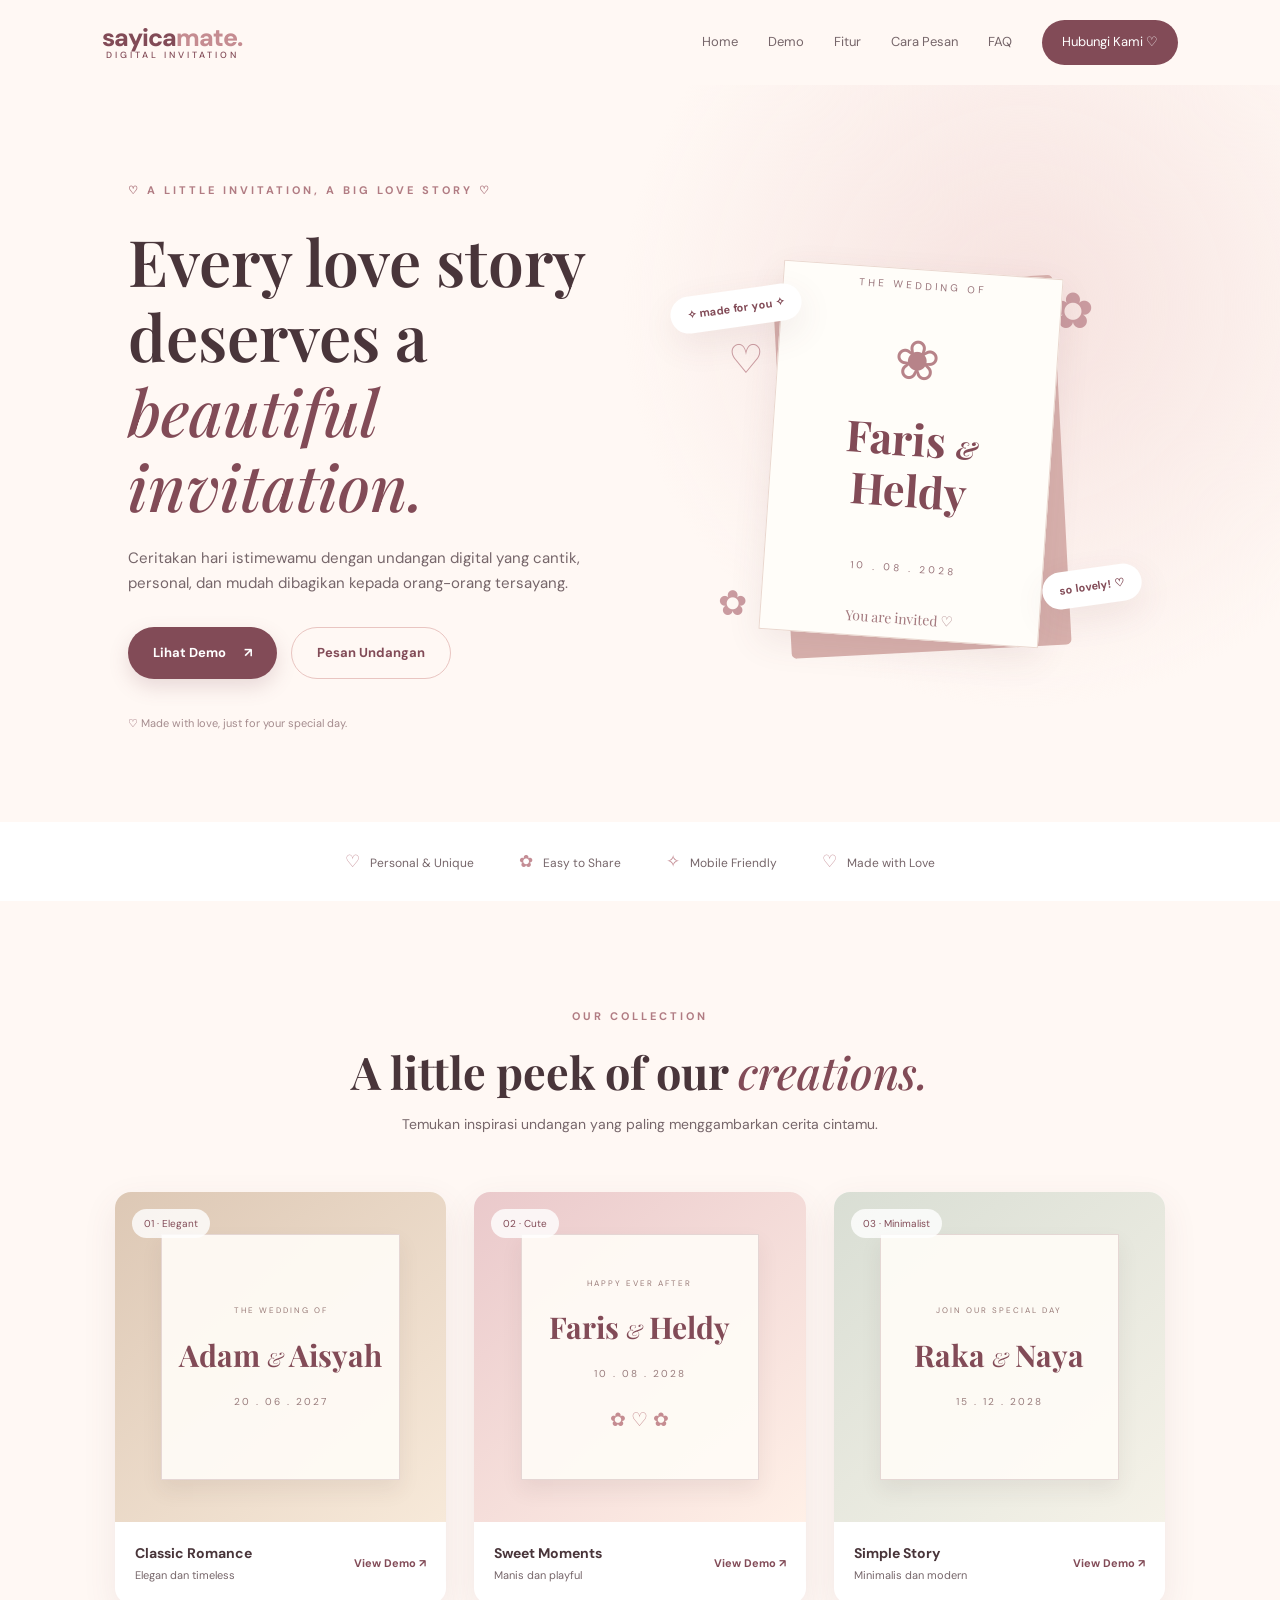
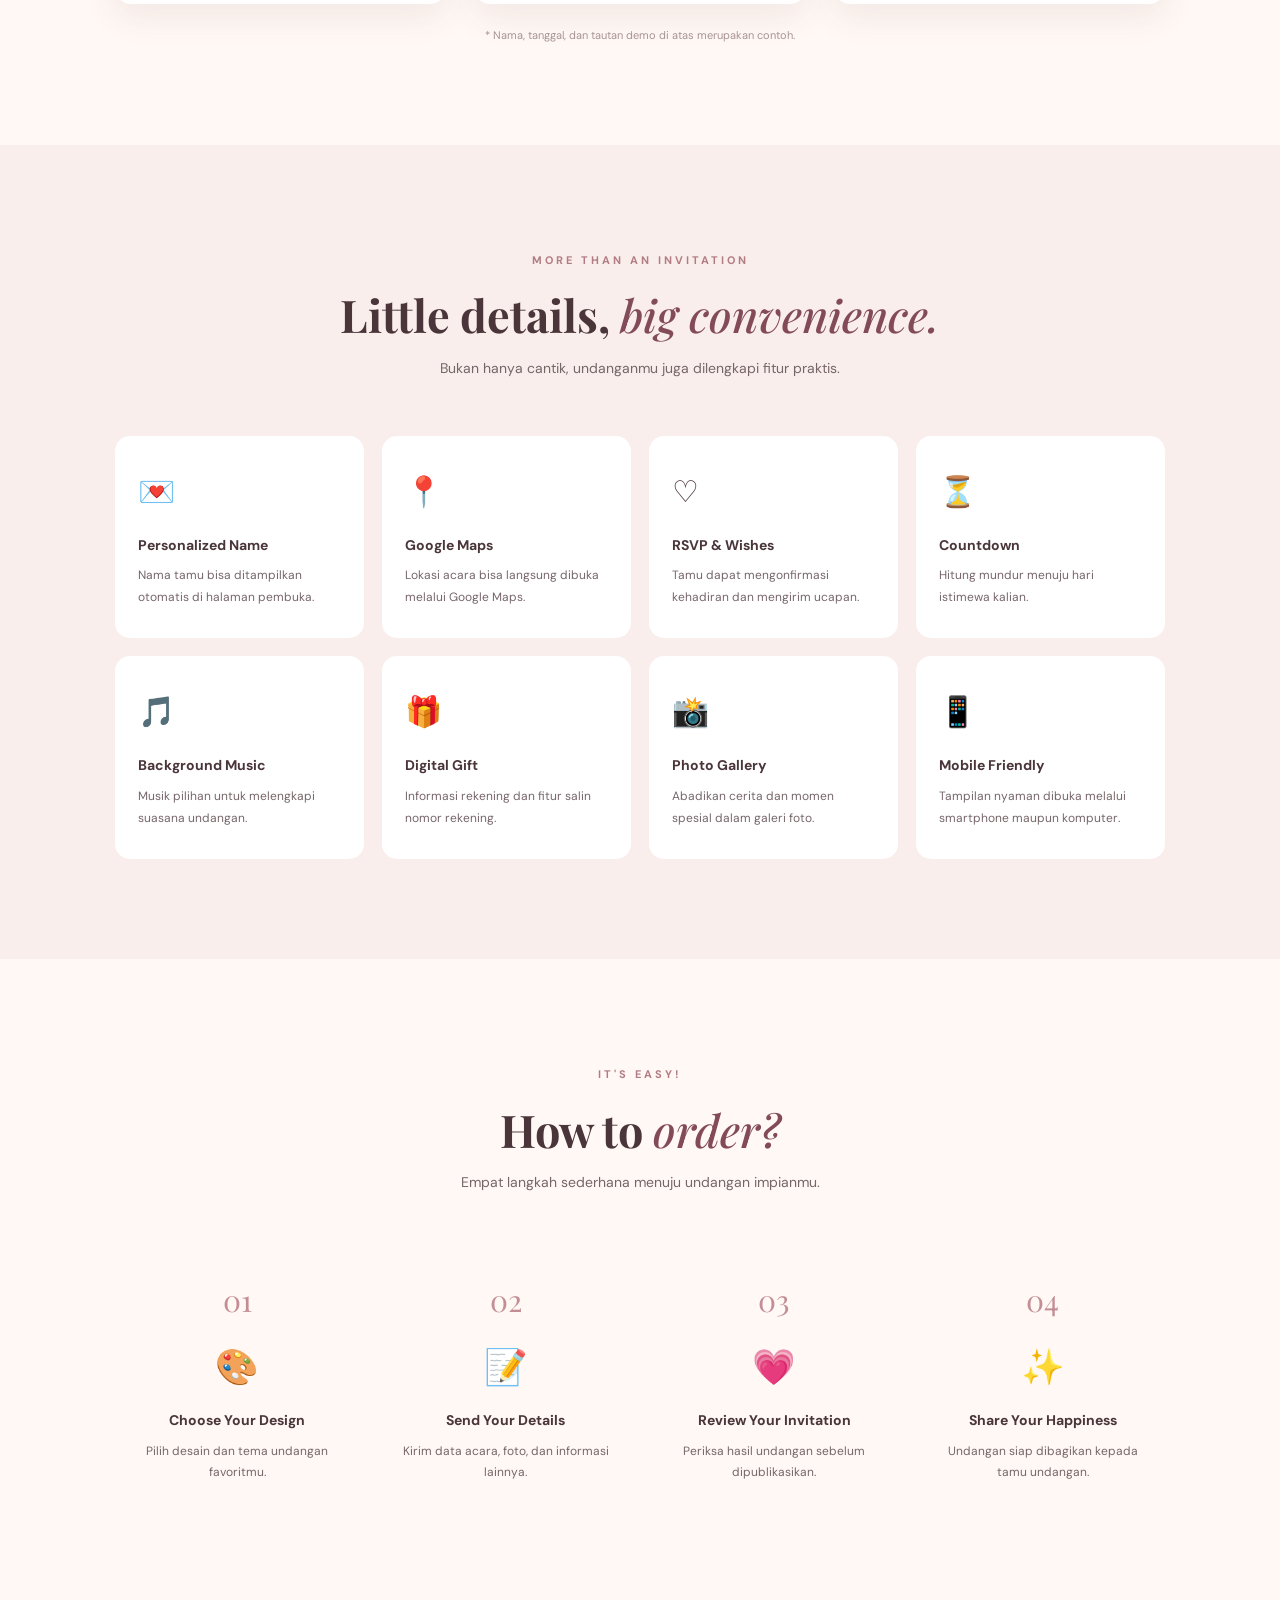
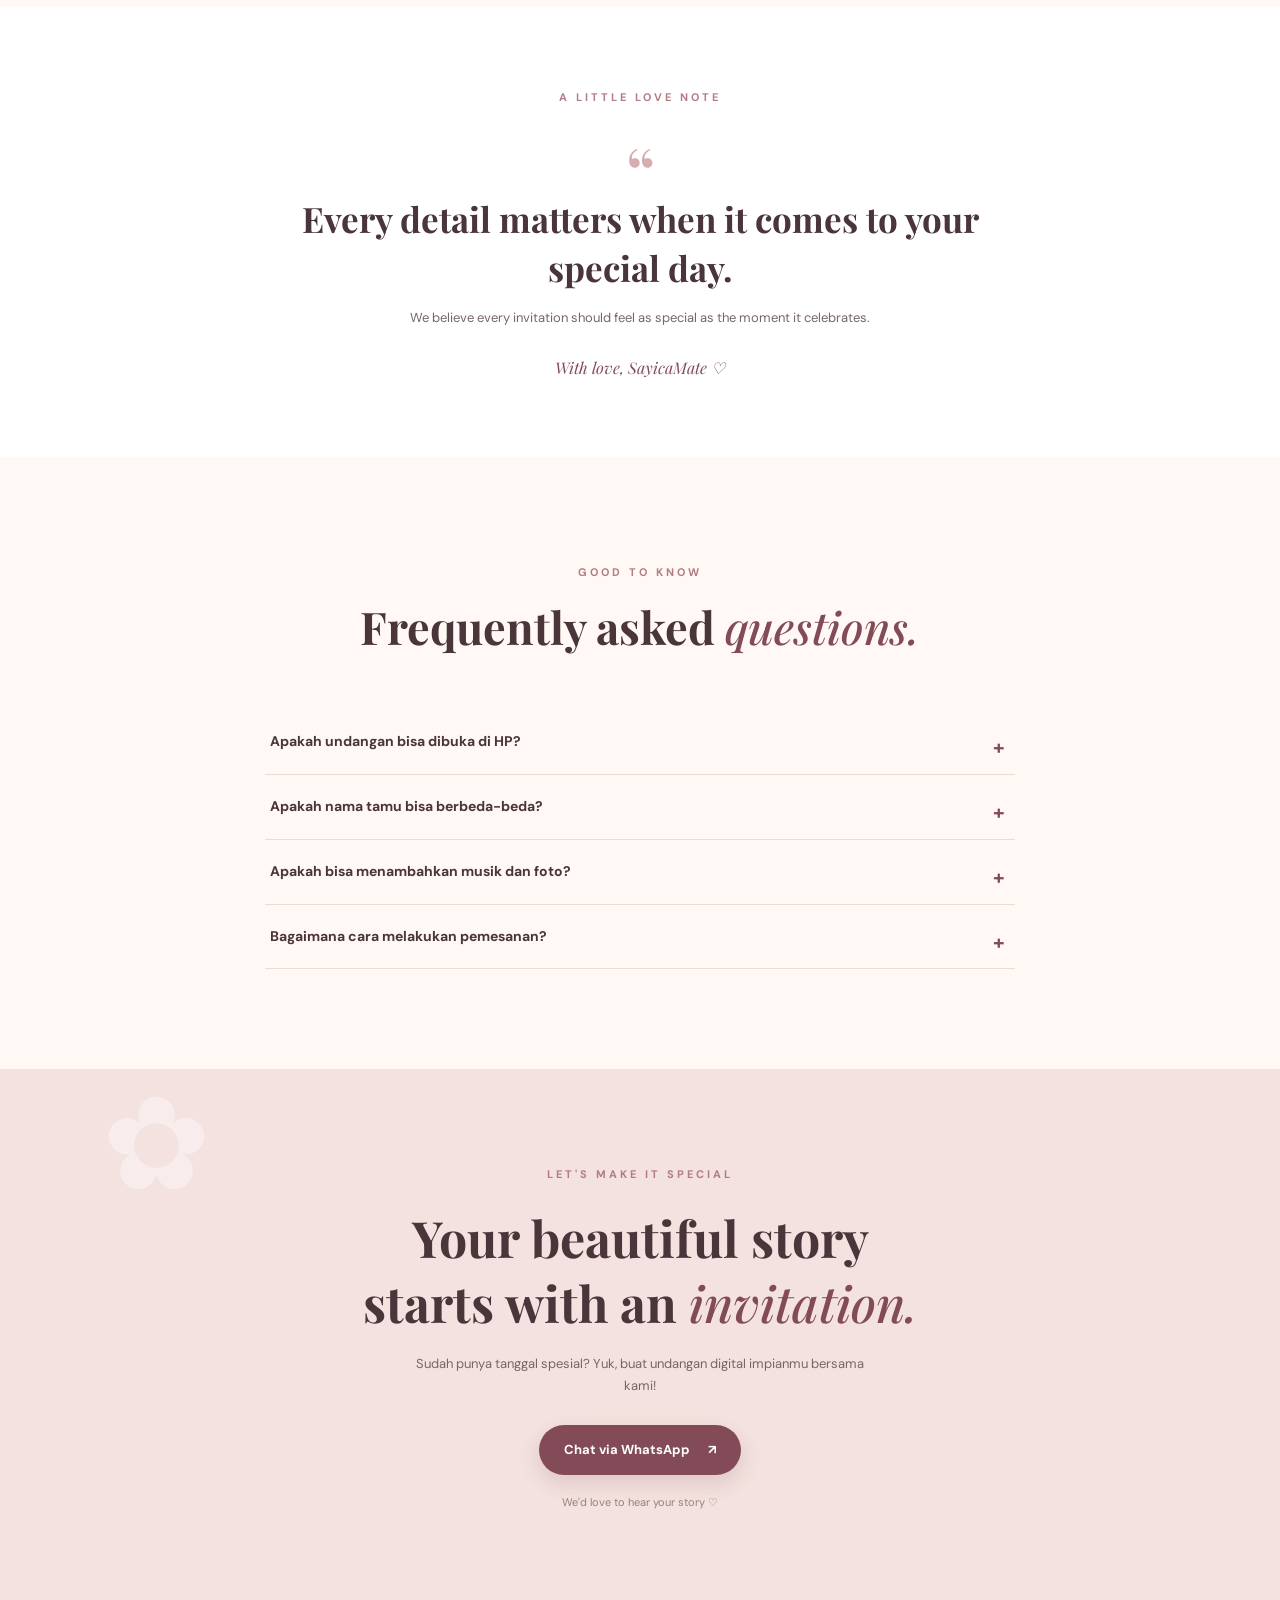
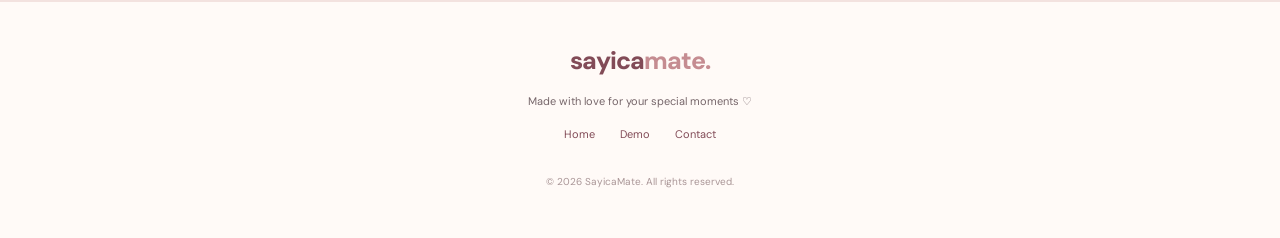
<file: index.html>
<!DOCTYPE html>
<html lang="id">
<head>
  <meta charset="UTF-8">
  <meta name="viewport" content="width=device-width, initial-scale=1.0">
  <meta name="theme-color" content="#fff8f4">
  <title>SayicaMate — Digital Invitation</title>
  <meta name="description" content="Undangan digital cantik, praktis, dan personal untuk hari istimewamu.">
  <link rel="preconnect" href="https://fonts.googleapis.com">
  <link href="https://fonts.googleapis.com/css2?family=DM+Sans:wght@400;500;600;700;800&family=Playfair+Display:wght@500;600;700&display=swap" rel="stylesheet">
  <link rel="stylesheet" href="style.css">
</head>
<body>

  <!-- NAVBAR -->
  <header class="navbar">
    <a href="#" class="logo">sayica<span>mate.</span><small>digital invitation</small></a>

    <button class="menu-toggle" id="menuToggle" aria-label="Buka menu">☰</button>

    <nav id="navMenu">
      <a href="#home">Home</a>
      <a href="#demo">Demo</a>
      <a href="#features">Fitur</a>
      <a href="#steps">Cara Pesan</a>
      <a href="#faq">FAQ</a>
      <a href="#contact" class="nav-button">Hubungi Kami ♡</a>
    </nav>
  </header>

  <main>

    <!-- HERO -->
    <section class="hero" id="home">
      <div class="hero-content">
        <span class="eyebrow">♡ A little invitation, a big love story ♡</span>
        <h1>Every love story deserves a <em>beautiful invitation.</em></h1>
        <p>
          Ceritakan hari istimewamu dengan undangan digital
          yang cantik, personal, dan mudah dibagikan kepada
          orang-orang tersayang.
        </p>

        <div class="hero-buttons">
          <a href="#demo" class="btn-primary">Lihat Demo <span>↗</span></a>
          <a href="#contact" class="btn-secondary">Pesan Undangan</a>
        </div>

        <div class="hero-note">
          <span>♡</span> Made with love, just for your special day.
        </div>
      </div>

      <div class="hero-visual">
        <div class="floating flower flower-one">✿</div>
        <div class="floating flower flower-two">✿</div>
        <div class="floating heart">♡</div>

        <div class="invite-stack">
          <div class="invite-back"></div>
          <div class="invite-card">
            <span class="invite-label">THE WEDDING OF</span>
            <div class="invite-flower">❀</div>
            <h2>Faris <span>&</span><br>Heldy</h2>
            <div class="invite-line"></div>
            <p>10 . 08 . 2028</p>
            <span class="invite-bottom">You are invited ♡</span>
          </div>
        </div>

        <div class="sticker sticker-one">so lovely! ♡</div>
        <div class="sticker sticker-two">✧ made for you ✧</div>
      </div>
    </section>

    <!-- TRUST STRIP -->
    <section class="trust-strip">
      <div><span>♡</span> Personal & Unique</div>
      <div><span>✿</span> Easy to Share</div>
      <div><span>✧</span> Mobile Friendly</div>
      <div><span>♡</span> Made with Love</div>
    </section>

    <!-- DEMO -->
    <section class="section demo-section" id="demo">
      <div class="section-heading">
        <span class="eyebrow">OUR COLLECTION</span>
        <h2>A little peek of our <em>creations.</em></h2>
        <p>Temukan inspirasi undangan yang paling menggambarkan cerita cintamu.</p>
      </div>

      <div class="demo-grid">
        <article class="demo-card">
          <div class="demo-image demo-elegant">
            <span class="demo-tag">01 · Elegant</span>
            <div class="demo-cover">
              <small>THE WEDDING OF</small>
              <h3>Adam <i>&</i> Aisyah</h3>
              <span>20 . 06 . 2027</span>
            </div>
          </div>
          <div class="demo-info">
            <div>
              <h3>Classic Romance</h3>
              <p>Elegan dan timeless</p>
            </div>
            <a href="demo-elegant" target="_blank" class="demo-link">View Demo ↗</a>
          </div>
        </article>

        <article class="demo-card">
          <div class="demo-image demo-cute">
            <span class="demo-tag">02 · Cute</span>
            <div class="demo-cover">
              <small>HAPPY EVER AFTER</small>
              <h3>Faris <i>&</i> Heldy</h3>
              <span>10 . 08 . 2028</span>
              <div class="mini-flower">✿ ♡ ✿</div>
            </div>
          </div>
          <div class="demo-info">
            <div>
              <h3>Sweet Moments</h3>
              <p>Manis dan playful</p>
            </div>
            <a href="demo-cute" target="_blank" class="demo-link">View Demo ↗</a>
          </div>
        </article>

        <article class="demo-card">
          <div class="demo-image demo-minimal">
            <span class="demo-tag">03 · Minimalist</span>
            <div class="demo-cover">
              <small>JOIN OUR SPECIAL DAY</small>
              <h3>Raka <i>&</i> Naya</h3>
              <span>15 . 12 . 2028</span>
            </div>
          </div>
          <div class="demo-info">
            <div>
              <h3>Simple Story</h3>
              <p>Minimalis dan modern</p>
            </div>
            <a href="demo-minimalist" target="_blank" class="demo-link">View Demo ↗</a>
          </div>
        </article>
      </div>

      <p class="demo-caption">* Nama, tanggal, dan tautan demo di atas merupakan contoh.</p>
    </section>

    <!-- FEATURES -->
    <section class="section features-section" id="features">
      <div class="section-heading">
        <span class="eyebrow">MORE THAN AN INVITATION</span>
        <h2>Little details, <em>big convenience.</em></h2>
        <p>Bukan hanya cantik, undanganmu juga dilengkapi fitur praktis.</p>
      </div>

      <div class="features-grid">
        <div class="feature-card">
          <span class="feature-icon">💌</span>
          <h3>Personalized Name</h3>
          <p>Nama tamu bisa ditampilkan otomatis di halaman pembuka.</p>
        </div>
        <div class="feature-card">
          <span class="feature-icon">📍</span>
          <h3>Google Maps</h3>
          <p>Lokasi acara bisa langsung dibuka melalui Google Maps.</p>
        </div>
        <div class="feature-card">
          <span class="feature-icon">♡</span>
          <h3>RSVP & Wishes</h3>
          <p>Tamu dapat mengonfirmasi kehadiran dan mengirim ucapan.</p>
        </div>
        <div class="feature-card">
          <span class="feature-icon">⏳</span>
          <h3>Countdown</h3>
          <p>Hitung mundur menuju hari istimewa kalian.</p>
        </div>
        <div class="feature-card">
          <span class="feature-icon">🎵</span>
          <h3>Background Music</h3>
          <p>Musik pilihan untuk melengkapi suasana undangan.</p>
        </div>
        <div class="feature-card">
          <span class="feature-icon">🎁</span>
          <h3>Digital Gift</h3>
          <p>Informasi rekening dan fitur salin nomor rekening.</p>
        </div>
        <div class="feature-card">
          <span class="feature-icon">📸</span>
          <h3>Photo Gallery</h3>
          <p>Abadikan cerita dan momen spesial dalam galeri foto.</p>
        </div>
        <div class="feature-card">
          <span class="feature-icon">📱</span>
          <h3>Mobile Friendly</h3>
          <p>Tampilan nyaman dibuka melalui smartphone maupun komputer.</p>
        </div>
      </div>
    </section>

    <!-- HOW TO ORDER -->
    <section class="section steps-section" id="steps">
      <div class="section-heading">
        <span class="eyebrow">IT'S EASY!</span>
        <h2>How to <em>order?</em></h2>
        <p>Empat langkah sederhana menuju undangan impianmu.</p>
      </div>

      <div class="steps-grid">
        <div class="step">
          <span>01</span>
          <div class="step-icon">🎨</div>
          <h3>Choose Your Design</h3>
          <p>Pilih desain dan tema undangan favoritmu.</p>
        </div>
        <div class="step">
          <span>02</span>
          <div class="step-icon">📝</div>
          <h3>Send Your Details</h3>
          <p>Kirim data acara, foto, dan informasi lainnya.</p>
        </div>
        <div class="step">
          <span>03</span>
          <div class="step-icon">💗</div>
          <h3>Review Your Invitation</h3>
          <p>Periksa hasil undangan sebelum dipublikasikan.</p>
        </div>
        <div class="step">
          <span>04</span>
          <div class="step-icon">✨</div>
          <h3>Share Your Happiness</h3>
          <p>Undangan siap dibagikan kepada tamu undangan.</p>
        </div>
      </div>
    </section>

    <!-- TESTIMONIAL -->
    <section class="section testimonial-section">
      <div class="testimonial-box">
        <span class="eyebrow">A LITTLE LOVE NOTE</span>
        <div class="quote-icon">“</div>
        <h2>Every detail matters when it comes to your special day.</h2>
        <p>We believe every invitation should feel as special as the moment it celebrates.</p>
        <span class="signature">With love, SayicaMate ♡</span>
      </div>
    </section>

    <!-- FAQ -->
    <section class="section faq-section" id="faq">
      <div class="section-heading">
        <span class="eyebrow">GOOD TO KNOW</span>
        <h2>Frequently asked <em>questions.</em></h2>
      </div>

      <div class="faq-list">
        <details>
          <summary>Apakah undangan bisa dibuka di HP?</summary>
          <p>Ya! Website undangan dirancang responsif sehingga nyaman dibuka melalui smartphone, tablet, dan komputer.</p>
        </details>
        <details>
          <summary>Apakah nama tamu bisa berbeda-beda?</summary>
          <p>Bisa. Link undangan dapat menggunakan parameter nama tamu sehingga setiap penerima memperoleh sapaan personal.</p>
        </details>
        <details>
          <summary>Apakah bisa menambahkan musik dan foto?</summary>
          <p>Bisa. Undangan dapat dilengkapi musik, galeri foto, countdown, lokasi, dan fitur lainnya.</p>
        </details>
        <details>
          <summary>Bagaimana cara melakukan pemesanan?</summary>
          <p>Hubungi kami melalui WhatsApp, pilih desain, lalu kirimkan informasi acara yang diperlukan.</p>
        </details>
      </div>
    </section>

    <!-- CONTACT CTA -->
    <section class="contact-section" id="contact">
      <div class="contact-decoration">✿</div>
      <span class="eyebrow">LET'S MAKE IT SPECIAL</span>
      <h2>Your beautiful story<br>starts with an <em>invitation.</em></h2>
      <p>Sudah punya tanggal spesial? Yuk, buat undangan digital impianmu bersama kami!</p>

      <a class="btn-whatsapp" id="contactButton" href="#" target="_blank" rel="noopener">
        Chat via WhatsApp <span>↗</span>
      </a>
      <small>We'd love to hear your story ♡</small>
    </section>

  </main>

  <!-- FOOTER -->
  <footer class="footer">
    <a href="#" class="logo">sayica<span>mate.</span></a>
    <p>Made with love for your special moments ♡</p>
    <div class="footer-links">
      <a href="#home">Home</a>
      <a href="#demo">Demo</a>
      <a href="#contact">Contact</a>
    </div>
    <small>© 2026 SayicaMate. All rights reserved.</small>
  </footer>

  <script src="script.js"></script>
</body>
</html>
</file>
<file: style.css>
/* =========================
   SAYICAMATE - MAIN STYLE
========================= */

:root {
  --cream: #fff8f4;
  --pink: #f8e6e3;
  --pink-dark: #e9c5c1;
  --maroon: #824b57;
  --dark: #49353a;
  --text: #76666a;
  --white: #ffffff;
  --shadow: 0 12px 35px rgba(111, 69, 76, .09);
}

* {
  margin: 0;
  padding: 0;
  box-sizing: border-box;
  scroll-behavior: smooth;
}

body {
  font-family: 'DM Sans', sans-serif;
  background: var(--cream);
  color: var(--dark);
  line-height: 1.7;
}

a {
  text-decoration: none;
  color: inherit;
}

button {
  font-family: inherit;
}

.navbar {
  height: 85px;
  padding: 0 8%;
  display: flex;
  align-items: center;
  justify-content: space-between;
  background: rgba(255, 248, 244, .94);
  position: sticky;
  top: 0;
  z-index: 100;
  backdrop-filter: blur(12px);
}

.logo {
  font-size: 25px;
  font-weight: 800;
  color: var(--maroon);
  letter-spacing: -1px;
  line-height: 1.1;
}

.logo span {
  color: #c58c91;
}

.logo small {
  display: block;
  font-size: 9px;
  letter-spacing: 3px;
  text-transform: uppercase;
  font-weight: 500;
  text-align: center;
}

.navbar nav {
  display: flex;
  align-items: center;
  gap: 30px;
  font-size: 13px;
  color: var(--text);
}

.navbar nav a:hover {
  color: var(--maroon);
}

.navbar nav .nav-button {
  padding: 11px 20px;
  border-radius: 30px;
  color: white;
  background: var(--maroon);
}

.menu-toggle {
  display: none;
  border: 0;
  background: transparent;
  font-size: 25px;
  color: var(--maroon);
  cursor: pointer;
}

/* HERO */

.hero {
  min-height: 620px;
  padding: 90px 10%;
  display: grid;
  grid-template-columns: 1fr 1fr;
  align-items: center;
  gap: 60px;
  overflow: hidden;
  background:
    radial-gradient(circle at 80% 30%, #f6e2df 0, transparent 35%),
    var(--cream);
}

.eyebrow {
  color: #b17c83;
  font-size: 11px;
  font-weight: 700;
  letter-spacing: 3px;
  text-transform: uppercase;
}

.hero h1 {
  font-family: 'Playfair Display', serif;
  font-size: clamp(42px, 5vw, 66px);
  line-height: 1.17;
  font-weight: 600;
  margin: 22px 0;
  color: var(--dark);
}

h1 em, h2 em {
  color: var(--maroon);
  font-weight: 500;
}

.hero-content > p {
  color: var(--text);
  font-size: 15px;
  max-width: 480px;
  margin-bottom: 30px;
}

.hero-buttons {
  display: flex;
  flex-wrap: wrap;
  gap: 14px;
}

.btn-primary, .btn-secondary, .btn-whatsapp {
  display: inline-flex;
  align-items: center;
  justify-content: center;
  gap: 18px;
  padding: 14px 25px;
  border-radius: 40px;
  font-size: 13px;
  font-weight: 700;
  transition: .3s;
}

.btn-primary, .btn-whatsapp {
  background: var(--maroon);
  color: white;
  box-shadow: 0 8px 20px rgba(130, 75, 87, .18);
}

.btn-secondary {
  border: 1px solid var(--pink-dark);
  color: var(--maroon);
}

.btn-primary:hover, .btn-whatsapp:hover {
  transform: translateY(-4px);
  background: #653944;
}

.btn-secondary:hover {
  background: var(--pink);
}

.hero-note {
  margin-top: 35px;
  font-size: 11px;
  color: #a58c8e;
}

.hero-note span {
  color: var(--maroon);
}

/* HERO MOCKUP */

.hero-visual {
  min-height: 430px;
  position: relative;
  display: grid;
  place-items: center;
}

.invite-stack {
  width: 280px;
  height: 370px;
  position: relative;
  transform: rotate(4deg);
}

.invite-back {
  position: absolute;
  inset: 12px -12px -12px 12px;
  background: #d8b1ad;
  border-radius: 5px;
  transform: rotate(-7deg);
}

.invite-card {
  position: absolute;
  inset: 0;
  background: #fffdf9;
  border: 1px solid #ead7cf;
  box-shadow: var(--shadow);
  display: flex;
  flex-direction: column;
  align-items: center;
  justify-content: center;
  text-align: center;
  padding: 25px;
}

.invite-label, .invite-card p {
  font-size: 10px;
  letter-spacing: 3px;
  color: #98747a;
}

.invite-flower {
  font-size: 55px;
  color: #b78389;
  margin: 20px 0 5px;
}

.invite-card h2 {
  font-family: 'Playfair Display', serif;
  font-size: 43px;
  line-height: 1.2;
  color: var(--maroon);
}

.invite-card h2 span {
  font-size: 25px;
  font-style: italic;
}

.invite-line {
  width: 60px;
  height: 1px;
  background: #d9b6ae;
  margin: 22px 0;
}

.invite-bottom {
  margin-top: 30px;
  font-family: 'Playfair Display', serif;
  font-size: 14px;
  color: #a47a7f;
}

.floating {
  position: absolute;
  color: #ca9ba0;
  animation: float 4s ease-in-out infinite;
}

.flower {
  font-size: 50px;
}

.flower-one {
  top: 30px;
  right: 12%;
}

.flower-two {
  bottom: 35px;
  left: 10%;
  font-size: 35px;
}

.heart {
  top: 20%;
  left: 12%;
  font-size: 40px;
}

.sticker {
  position: absolute;
  background: white;
  border-radius: 30px;
  padding: 9px 17px;
  box-shadow: var(--shadow);
  color: var(--maroon);
  font-size: 11px;
  font-weight: 700;
}

.sticker-one {
  right: 2%;
  bottom: 15%;
  transform: rotate(-8deg);
}

.sticker-two {
  top: 12%;
  left: 0;
  transform: rotate(-8deg);
}

@keyframes float {
  0%, 100% { transform: translateY(0); }
  50% { transform: translateY(-14px); }
}

/* TRUST STRIP */

.trust-strip {
  padding: 25px 8%;
  display: flex;
  justify-content: center;
  flex-wrap: wrap;
  gap: 45px;
  background: white;
  color: var(--text);
  font-size: 12px;
}

.trust-strip span {
  color: #c48d95;
  margin-right: 7px;
  font-size: 17px;
}

/* GENERAL SECTION */

.section {
  padding: 100px 9%;
}

.section-heading {
  text-align: center;
  max-width: 600px;
  margin: 0 auto 55px;
}

.section-heading h2 {
  font-family: 'Playfair Display', serif;
  font-size: clamp(32px, 4vw, 45px);
  line-height: 1.3;
  margin: 13px 0;
}

.section-heading p {
  color: var(--text);
  font-size: 14px;
}

/* DEMO CARDS */

.demo-grid {
  display: grid;
  grid-template-columns: repeat(3, 1fr);
  gap: 28px;
}

.demo-card {
  background: white;
  border-radius: 16px;
  overflow: hidden;
  box-shadow: var(--shadow);
  transition: .3s;
}

.demo-card:hover {
  transform: translateY(-8px);
}

.demo-image {
  height: 330px;
  padding: 20px;
  display: grid;
  place-items: center;
  position: relative;
}

.demo-elegant {
  background: linear-gradient(140deg, #ddc8b5, #f7e9d9);
}

.demo-cute {
  background: linear-gradient(140deg, #eac9cb, #fff0e7);
}

.demo-minimal {
  background: linear-gradient(140deg, #d9ded4, #f5f2e8);
}

.demo-tag {
  position: absolute;
  top: 17px;
  left: 17px;
  padding: 6px 12px;
  background: rgba(255,255,255,.8);
  border-radius: 20px;
  font-size: 10px;
  color: var(--maroon);
}

.demo-cover {
  width: 82%;
  height: 85%;
  background: rgba(255, 252, 247, .92);
  border: 1px solid rgba(130, 75, 87, .2);
  display: flex;
  flex-direction: column;
  align-items: center;
  justify-content: center;
  text-align: center;
  padding: 15px;
  box-shadow: 0 10px 20px rgba(80, 50, 50, .08);
}

.demo-cover small {
  font-size: 8px;
  letter-spacing: 2px;
  color: #997c79;
}

.demo-cover h3 {
  font-family: 'Playfair Display', serif;
  font-size: clamp(22px, 2.5vw, 30px);
  color: var(--maroon);
  line-height: 1.5;
  margin: 15px 0;
}

.demo-cover h3 i {
  font-size: 20px;
  font-weight: 400;
}

.demo-cover > span {
  font-size: 10px;
  letter-spacing: 2px;
  color: #987c7c;
}

.mini-flower {
  color: #c58c91;
  margin-top: 22px;
  font-size: 19px;
}

.demo-info {
  padding: 20px;
  display: flex;
  align-items: center;
  justify-content: space-between;
  gap: 10px;
}

.demo-info h3 {
  font-size: 14px;
}

.demo-info p {
  font-size: 11px;
  color: var(--text);
}

.demo-link {
  font-size: 11px;
  color: var(--maroon);
  font-weight: 700;
  white-space: nowrap;
}

.demo-caption {
  margin-top: 22px;
  text-align: center;
  color: #a99596;
  font-size: 11px;
}

/* FEATURES */

.features-section {
  background: #f9eeeb;
}

.features-grid {
  display: grid;
  grid-template-columns: repeat(4, 1fr);
  gap: 18px;
}

.feature-card {
  background: white;
  padding: 30px 23px;
  border-radius: 15px;
  transition: .3s;
}

.feature-card:hover {
  transform: translateY(-5px);
  box-shadow: var(--shadow);
}

.feature-icon {
  display: block;
  font-size: 30px;
  margin-bottom: 17px;
}

.feature-card h3 {
  font-size: 14px;
  margin-bottom: 8px;
}

.feature-card p {
  color: var(--text);
  font-size: 12px;
  line-height: 1.8;
}

/* STEPS */

.steps-grid {
  display: grid;
  grid-template-columns: repeat(4, 1fr);
  gap: 25px;
}

.step {
  text-align: center;
  padding: 25px 15px;
  position: relative;
}

.step > span {
  color: #c48d95;
  font-family: 'Playfair Display', serif;
  font-size: 30px;
}

.step-icon {
  font-size: 35px;
  margin: 12px 0;
}

.step h3 {
  font-size: 14px;
  margin-bottom: 8px;
}

.step p {
  font-size: 12px;
  color: var(--text);
}

/* TESTIMONIAL */

.testimonial-section {
  background: white;
  padding-top: 75px;
  padding-bottom: 75px;
}

.testimonial-box {
  max-width: 750px;
  text-align: center;
  margin: auto;
}

.quote-icon {
  font-family: 'Playfair Display', serif;
  font-size: 75px;
  color: #d6aeb0;
  height: 70px;
}

.testimonial-box h2 {
  font-family: 'Playfair Display', serif;
  font-size: 35px;
  line-height: 1.4;
  margin: 15px 0;
}

.testimonial-box p {
  font-size: 13px;
  color: var(--text);
}

.signature {
  display: block;
  color: var(--maroon);
  font-family: 'Playfair Display', serif;
  font-style: italic;
  margin-top: 25px;
}

/* FAQ */

.faq-list {
  max-width: 750px;
  margin: auto;
}

.faq-list details {
  border-bottom: 1px solid #eadbd7;
  padding: 20px 5px;
}

.faq-list summary {
  cursor: pointer;
  font-size: 14px;
  font-weight: 700;
  list-style: none;
  position: relative;
  padding-right: 30px;
}

.faq-list summary::after {
  content: '+';
  position: absolute;
  right: 5px;
  color: var(--maroon);
  font-size: 20px;
}

.faq-list details[open] summary::after {
  content: '−';
}

.faq-list details p {
  padding-top: 13px;
  color: var(--text);
  font-size: 13px;
}

/* CONTACT */

.contact-section {
  text-align: center;
  padding: 90px 20px;
  position: relative;
  overflow: hidden;
  background: #f3e2df;
}

.contact-section h2 {
  font-family: 'Playfair Display', serif;
  font-size: clamp(35px, 5vw, 50px);
  line-height: 1.3;
  margin: 18px 0;
}

.contact-section p {
  max-width: 480px;
  margin: 0 auto 28px;
  color: var(--text);
  font-size: 13px;
}

.contact-section small {
  display: block;
  margin-top: 18px;
  color: #9d7c80;
  font-size: 11px;
}

.contact-decoration {
  position: absolute;
  font-size: 130px;
  color: rgba(255,255,255,.4);
  top: -35px;
  left: 8%;
}

.btn-whatsapp {
  display: inline-flex;
}

/* FOOTER */

.footer {
  padding: 45px 20px;
  text-align: center;
  background: #fffaf7;
}

.footer .logo {
  display: inline-block;
}

.footer > p {
  font-size: 11px;
  color: var(--text);
  margin: 15px 0;
}

.footer-links {
  display: flex;
  justify-content: center;
  gap: 25px;
  font-size: 11px;
  margin-bottom: 22px;
  color: var(--maroon);
}

.footer > small {
  font-size: 10px;
  color: #a99596;
}

/* MOBILE & TABLET */

@media (max-width: 900px) {
  .navbar {
    padding: 0 5%;
  }

  .navbar nav {
    gap: 15px;
  }

  .hero {
    padding: 75px 7%;
    gap: 20px;
  }

  .demo-grid {
    grid-template-columns: repeat(2, 1fr);
  }

  .features-grid {
    grid-template-columns: repeat(2, 1fr);
  }
}

@media (max-width: 650px) {
  .navbar {
    height: 72px;
  }

  .menu-toggle {
    display: block;
  }

  .navbar nav {
    display: none;
    position: absolute;
    top: 72px;
    left: 0;
    right: 0;
    background: var(--cream);
    padding: 20px 7%;
    flex-direction: column;
    align-items: stretch;
    gap: 18px;
    box-shadow: var(--shadow);
  }

  .navbar nav.active {
    display: flex;
  }

  .navbar nav .nav-button {
    text-align: center;
  }

  .hero {
    grid-template-columns: 1fr;
    text-align: center;
    padding: 65px 7% 40px;
  }

  .hero-content > p {
    margin-left: auto;
    margin-right: auto;
  }

  .hero-buttons {
    justify-content: center;
  }

  .hero-visual {
    min-height: 390px;
  }

  .trust-strip {
    gap: 15px 25px;
    font-size: 10px;
  }

  .section {
    padding: 70px 7%;
  }

  .demo-grid {
    grid-template-columns: 1fr;
  }

  .demo-image {
    height: 360px;
  }

  .features-grid {
    grid-template-columns: repeat(2, 1fr);
    gap: 12px;
  }

  .feature-card {
    padding: 22px 15px;
  }

  .steps-grid {
    grid-template-columns: repeat(2, 1fr);
    gap: 10px;
  }

  .testimonial-box h2 {
    font-size: 27px;
  }

  .contact-section {
    padding: 75px 7%;
  }
}

@media (max-width: 380px) {
  .features-grid {
    grid-template-columns: 1fr;
  }

  .hero h1 {
    font-size: 39px;
  }

  .invite-stack {
    transform: scale(.88) rotate(4deg);
  }
}

/* SCROLL REVEAL */

.reveal {
  opacity: 0;
  transform: translateY(25px);
  transition: opacity .7s ease, transform .7s ease;
}

.reveal.show {
  opacity: 1;
  transform: translateY(0);
}

@media (prefers-reduced-motion: reduce) {
  *, *::before, *::after {
    scroll-behavior: auto !important;
    animation-duration: 0.01ms !important;
    transition-duration: 0.01ms !important;
  }
}
</file>
